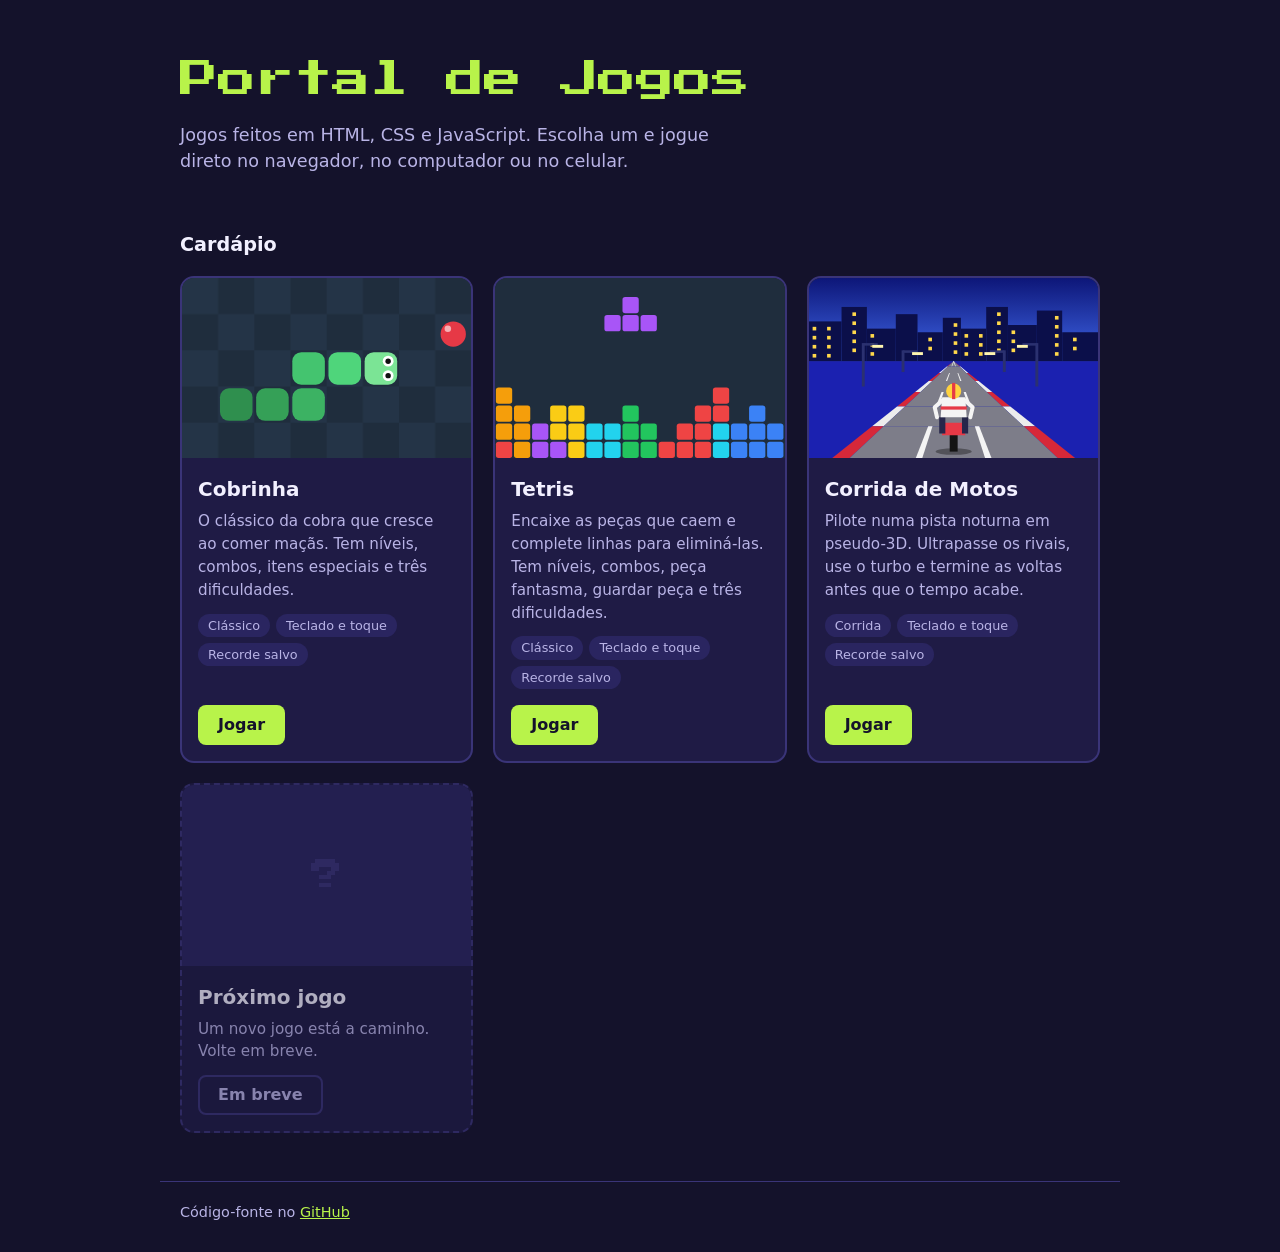
<file: index.html>
<!DOCTYPE html>
<html lang="pt-br">
    <head>
        <meta charset="UTF-8">
        <meta name="viewport" content="width=device-width, initial-scale=1.0">
        <meta name="description" content="Portal de jogos feitos em HTML, CSS e JavaScript. Escolha um jogo e jogue direto no navegador.">
        <title>Portal de Jogos</title>

        <!-- Fonte só do título. Se não carregar, o navegador usa "monospace". -->
        <link rel="preconnect" href="https://fonts.googleapis.com">
        <link rel="preconnect" href="https://fonts.gstatic.com" crossorigin>
        <link href="https://fonts.googleapis.com/css2?family=Press+Start+2P&display=swap" rel="stylesheet">

        <style>
            /* =========================================
               PORTAL DE JOGOS - estilos da página inicial
               ========================================= */

            :root {
                --fundo: #14122b;
                --superficie: #1f1b45;
                --superficie-clara: #2a2560;
                --borda: #3a3478;
                --texto: #f2f0ff;
                --texto-suave: #b9b4e6;
                --destaque: #b8f34a;      /* verde da cobrinha */
                --destaque-texto: #14122b;
            }

            * {
                box-sizing: border-box;
            }

            body {
                margin: 0;
                min-height: 100vh;
                display: flex;
                flex-direction: column;
                background-color: var(--fundo);
                color: var(--texto);
                font-family: system-ui, -apple-system, 'Segoe UI', Roboto, Arial, sans-serif;
                line-height: 1.5;
            }

            /* ---------- TOPO ---------- */
            .topo,
            main,
            .rodape {
                width: 100%;
                max-width: 960px;
                margin: 0 auto;
                padding-left: 20px;
                padding-right: 20px;
            }

            .topo {
                padding-top: 56px;
                padding-bottom: 24px;
            }

            .topo h1 {
                margin: 0 0 16px;
                font-family: 'Press Start 2P', monospace;
                font-size: clamp(1.4rem, 5vw, 2.4rem);
                line-height: 1.3;
                font-weight: normal;
                color: var(--destaque);
            }

            .topo p {
                margin: 0;
                max-width: 52ch;
                font-size: 1.1rem;
                color: var(--texto-suave);
            }

            /* ---------- CARDÁPIO ---------- */
            main {
                flex: 1;
                padding-bottom: 48px;
            }

            .titulo-secao {
                margin: 32px 0 16px;
                font-size: 1.2rem;
                color: var(--texto);
            }

            .cardapio {
                list-style: none;
                margin: 0;
                padding: 0;
                display: grid;
                grid-template-columns: repeat(auto-fill, minmax(260px, 1fr));
                gap: 20px;
            }

            .jogo {
                display: flex;
                flex-direction: column;
                height: 100%;
                overflow: hidden;
                background-color: var(--superficie);
                border: 2px solid var(--borda);
                border-radius: 14px;
                color: inherit;
                text-decoration: none;
                transition: transform 0.15s ease, border-color 0.15s ease;
            }

            a.jogo:hover {
                transform: translateY(-4px);
                border-color: var(--destaque);
            }

            a.jogo:focus-visible {
                outline: 3px solid var(--destaque);
                outline-offset: 3px;
            }

            .miniatura {
                display: block;
                width: 100%;
                aspect-ratio: 16 / 10;
                background-color: #1f2d3d;
            }

            .jogo-corpo {
                display: flex;
                flex-direction: column;
                flex: 1;
                padding: 16px;
            }

            .jogo-corpo h3 {
                margin: 0 0 6px;
                font-size: 1.25rem;
            }

            .jogo-corpo p {
                margin: 0 0 12px;
                color: var(--texto-suave);
                font-size: 0.95rem;
            }

            .etiquetas {
                list-style: none;
                margin: 0 0 16px;
                padding: 0;
                display: flex;
                flex-wrap: wrap;
                gap: 6px;
            }

            .etiquetas li {
                padding: 2px 10px;
                border-radius: 999px;
                background-color: var(--superficie-clara);
                font-size: 0.8rem;
                color: var(--texto-suave);
            }

            /* botão "Jogar" fica sempre no pé do card */
            .jogar {
                margin-top: auto;
                align-self: flex-start;
                padding: 8px 20px;
                border-radius: 8px;
                background-color: var(--destaque);
                color: var(--destaque-texto);
                font-weight: bold;
            }

            /* ---------- CARD "EM BREVE" ---------- */
            .jogo.em-breve {
                border-style: dashed;
                opacity: 0.7;
            }

            .miniatura.vazia {
                display: flex;
                align-items: center;
                justify-content: center;
                background-color: var(--superficie-clara);
                font-family: 'Press Start 2P', monospace;
                font-size: 2rem;
                color: var(--borda);
            }

            .em-breve .jogar {
                background-color: transparent;
                border: 2px solid var(--borda);
                color: var(--texto-suave);
                padding: 6px 18px;
            }

            /* ---------- RODAPÉ ---------- */
            .rodape {
                padding-top: 20px;
                padding-bottom: 28px;
                border-top: 1px solid var(--borda);
                font-size: 0.9rem;
                color: var(--texto-suave);
            }

            .rodape p {
                margin: 0;
            }

            .rodape a {
                color: var(--destaque);
            }

            /* ---------- ACESSIBILIDADE ---------- */
            @media (prefers-reduced-motion: reduce) {
                .jogo {
                    transition: none;
                }
                a.jogo:hover {
                    transform: none;
                }
            }

            @media (max-width: 600px) {
                .topo {
                    padding-top: 36px;
                }
            }
        </style>
    </head>
    <body>

        <header class="topo">
            <h1>Portal de Jogos</h1>
            <p>Jogos feitos em HTML, CSS e JavaScript. Escolha um e jogue direto no navegador, no computador ou no celular.</p>
        </header>

        <main>
            <h2 class="titulo-secao">Cardápio</h2>

            <ul class="cardapio">

                <!-- ===== JOGO: COBRINHA ===== -->
                <li>
                    <a class="jogo" href="jogos/cobrinha/">
                        <svg class="miniatura" viewBox="0 0 160 100" aria-hidden="true" focusable="false">
                            <defs>
                                <pattern id="xadrez" width="40" height="40" patternUnits="userSpaceOnUse">
                                    <rect width="40" height="40" fill="#1f2d3d"/>
                                    <rect width="20" height="20" fill="#243447"/>
                                    <rect x="20" y="20" width="20" height="20" fill="#243447"/>
                                </pattern>
                            </defs>
                            <rect width="160" height="100" fill="url(#xadrez)"/>

                            <!-- corpo da cobra -->
                            <rect x="21" y="61" width="18" height="18" rx="5" fill="#2f8f4e"/>
                            <rect x="41" y="61" width="18" height="18" rx="5" fill="#35a057"/>
                            <rect x="61" y="61" width="18" height="18" rx="5" fill="#3cb263"/>
                            <rect x="61" y="41" width="18" height="18" rx="5" fill="#44c46f"/>
                            <rect x="81" y="41" width="18" height="18" rx="5" fill="#4fd57b"/>
                            <!-- cabeça -->
                            <rect x="101" y="41" width="18" height="18" rx="5" fill="#7be495"/>
                            <circle cx="114" cy="46" r="3" fill="#fff"/><circle cx="114" cy="46" r="1.5" fill="#111"/>
                            <circle cx="114" cy="54" r="3" fill="#fff"/><circle cx="114" cy="54" r="1.5" fill="#111"/>

                            <!-- maçã -->
                            <circle cx="150" cy="31" r="7" fill="#e63946"/>
                            <circle cx="147" cy="28" r="1.8" fill="rgba(255,255,255,0.6)"/>
                        </svg>

                        <div class="jogo-corpo">
                            <h3>Cobrinha</h3>
                            <p>O clássico da cobra que cresce ao comer maçãs. Tem níveis, combos, itens especiais e três dificuldades.</p>
                            <ul class="etiquetas">
                                <li>Clássico</li>
                                <li>Teclado e toque</li>
                                <li>Recorde salvo</li>
                            </ul>
                            <span class="jogar">Jogar</span>
                        </div>
                    </a>
                </li>

                <!-- ===== JOGO: TETRIS ===== -->
                <li>
                    <a class="jogo" href="jogos/tetris/">
                        <svg class="miniatura" viewBox="0 0 160 100" aria-hidden="true" focusable="false">
                            <rect width="160" height="100" fill="#1f2d3d"/>
                            <rect x="70.5" y="10.5" width="9" height="9" rx="1.5" fill="#a855f7"/>
                            <rect x="60.5" y="20.5" width="9" height="9" rx="1.5" fill="#a855f7"/>
                            <rect x="70.5" y="20.5" width="9" height="9" rx="1.5" fill="#a855f7"/>
                            <rect x="80.5" y="20.5" width="9" height="9" rx="1.5" fill="#a855f7"/>
                            <rect x="0.5" y="60.5" width="9" height="9" rx="1.5" fill="#f59e0b"/>
                            <rect x="120.5" y="60.5" width="9" height="9" rx="1.5" fill="#ef4444"/>
                            <rect x="0.5" y="70.5" width="9" height="9" rx="1.5" fill="#f59e0b"/>
                            <rect x="10.5" y="70.5" width="9" height="9" rx="1.5" fill="#f59e0b"/>
                            <rect x="30.5" y="70.5" width="9" height="9" rx="1.5" fill="#facc15"/>
                            <rect x="40.5" y="70.5" width="9" height="9" rx="1.5" fill="#facc15"/>
                            <rect x="70.5" y="70.5" width="9" height="9" rx="1.5" fill="#22c55e"/>
                            <rect x="110.5" y="70.5" width="9" height="9" rx="1.5" fill="#ef4444"/>
                            <rect x="120.5" y="70.5" width="9" height="9" rx="1.5" fill="#ef4444"/>
                            <rect x="140.5" y="70.5" width="9" height="9" rx="1.5" fill="#3b82f6"/>
                            <rect x="0.5" y="80.5" width="9" height="9" rx="1.5" fill="#f59e0b"/>
                            <rect x="10.5" y="80.5" width="9" height="9" rx="1.5" fill="#f59e0b"/>
                            <rect x="20.5" y="80.5" width="9" height="9" rx="1.5" fill="#a855f7"/>
                            <rect x="30.5" y="80.5" width="9" height="9" rx="1.5" fill="#facc15"/>
                            <rect x="40.5" y="80.5" width="9" height="9" rx="1.5" fill="#facc15"/>
                            <rect x="50.5" y="80.5" width="9" height="9" rx="1.5" fill="#22d3ee"/>
                            <rect x="60.5" y="80.5" width="9" height="9" rx="1.5" fill="#22d3ee"/>
                            <rect x="70.5" y="80.5" width="9" height="9" rx="1.5" fill="#22c55e"/>
                            <rect x="80.5" y="80.5" width="9" height="9" rx="1.5" fill="#22c55e"/>
                            <rect x="100.5" y="80.5" width="9" height="9" rx="1.5" fill="#ef4444"/>
                            <rect x="110.5" y="80.5" width="9" height="9" rx="1.5" fill="#ef4444"/>
                            <rect x="120.5" y="80.5" width="9" height="9" rx="1.5" fill="#22d3ee"/>
                            <rect x="130.5" y="80.5" width="9" height="9" rx="1.5" fill="#3b82f6"/>
                            <rect x="140.5" y="80.5" width="9" height="9" rx="1.5" fill="#3b82f6"/>
                            <rect x="150.5" y="80.5" width="9" height="9" rx="1.5" fill="#3b82f6"/>
                            <rect x="0.5" y="90.5" width="9" height="9" rx="1.5" fill="#ef4444"/>
                            <rect x="10.5" y="90.5" width="9" height="9" rx="1.5" fill="#f59e0b"/>
                            <rect x="20.5" y="90.5" width="9" height="9" rx="1.5" fill="#a855f7"/>
                            <rect x="30.5" y="90.5" width="9" height="9" rx="1.5" fill="#a855f7"/>
                            <rect x="40.5" y="90.5" width="9" height="9" rx="1.5" fill="#facc15"/>
                            <rect x="50.5" y="90.5" width="9" height="9" rx="1.5" fill="#22d3ee"/>
                            <rect x="60.5" y="90.5" width="9" height="9" rx="1.5" fill="#22d3ee"/>
                            <rect x="70.5" y="90.5" width="9" height="9" rx="1.5" fill="#22c55e"/>
                            <rect x="80.5" y="90.5" width="9" height="9" rx="1.5" fill="#22c55e"/>
                            <rect x="90.5" y="90.5" width="9" height="9" rx="1.5" fill="#ef4444"/>
                            <rect x="100.5" y="90.5" width="9" height="9" rx="1.5" fill="#ef4444"/>
                            <rect x="110.5" y="90.5" width="9" height="9" rx="1.5" fill="#ef4444"/>
                            <rect x="120.5" y="90.5" width="9" height="9" rx="1.5" fill="#22d3ee"/>
                            <rect x="130.5" y="90.5" width="9" height="9" rx="1.5" fill="#3b82f6"/>
                            <rect x="140.5" y="90.5" width="9" height="9" rx="1.5" fill="#3b82f6"/>
                            <rect x="150.5" y="90.5" width="9" height="9" rx="1.5" fill="#3b82f6"/>
                        </svg>

                        <div class="jogo-corpo">
                            <h3>Tetris</h3>
                            <p>Encaixe as peças que caem e complete linhas para eliminá-las. Tem níveis, combos, peça fantasma, guardar peça e três dificuldades.</p>
                            <ul class="etiquetas">
                                <li>Clássico</li>
                                <li>Teclado e toque</li>
                                <li>Recorde salvo</li>
                            </ul>
                            <span class="jogar">Jogar</span>
                        </div>
                    </a>
                </li>

                <!-- ===== JOGO: CORRIDA DE MOTOS ===== -->
                <li>
                    <a class="jogo" href="jogos/motos/">
                        <svg class="miniatura" viewBox="0 0 160 100" aria-hidden="true" focusable="false">
                            <defs>
                                <linearGradient id="ceuMotos" x1="0" y1="0" x2="0" y2="1">
                                    <stop offset="0" stop-color="#0d1678"/>
                                    <stop offset="1" stop-color="#3f66e8"/>
                                </linearGradient>
                            </defs>
                            <rect width="160" height="46" fill="url(#ceuMotos)"/>
                                                        <rect x="0" y="24" width="18" height="22" fill="#0b0f4a"/>
                            <rect x="2" y="27" width="2" height="2" fill="#ffd84a"/>
                            <rect x="10" y="27" width="2" height="2" fill="#ffd84a"/>
                            <rect x="2" y="32" width="2" height="2" fill="#ffd84a"/>
                            <rect x="10" y="32" width="2" height="2" fill="#ffd84a"/>
                            <rect x="2" y="37" width="2" height="2" fill="#ffd84a"/>
                            <rect x="10" y="37" width="2" height="2" fill="#ffd84a"/>
                            <rect x="2" y="42" width="2" height="2" fill="#ffd84a"/>
                            <rect x="10" y="42" width="2" height="2" fill="#ffd84a"/>
                            <rect x="18" y="16" width="14" height="30" fill="#0b0f4a"/>
                            <rect x="24" y="19" width="2" height="2" fill="#ffd84a"/>
                            <rect x="24" y="24" width="2" height="2" fill="#ffd84a"/>
                            <rect x="24" y="29" width="2" height="2" fill="#ffd84a"/>
                            <rect x="24" y="34" width="2" height="2" fill="#ffd84a"/>
                            <rect x="24" y="39" width="2" height="2" fill="#ffd84a"/>
                            <rect x="32" y="28" width="16" height="18" fill="#0b0f4a"/>
                            <rect x="34" y="31" width="2" height="2" fill="#ffd84a"/>
                            <rect x="34" y="36" width="2" height="2" fill="#ffd84a"/>
                            <rect x="34" y="41" width="2" height="2" fill="#ffd84a"/>
                            <rect x="48" y="20" width="12" height="26" fill="#0b0f4a"/>
                            <rect x="60" y="30" width="14" height="16" fill="#0b0f4a"/>
                            <rect x="66" y="33" width="2" height="2" fill="#ffd84a"/>
                            <rect x="66" y="38" width="2" height="2" fill="#ffd84a"/>
                            <rect x="74" y="22" width="10" height="24" fill="#0b0f4a"/>
                            <rect x="80" y="25" width="2" height="2" fill="#ffd84a"/>
                            <rect x="80" y="30" width="2" height="2" fill="#ffd84a"/>
                            <rect x="80" y="35" width="2" height="2" fill="#ffd84a"/>
                            <rect x="80" y="40" width="2" height="2" fill="#ffd84a"/>
                            <rect x="84" y="28" width="14" height="18" fill="#0b0f4a"/>
                            <rect x="86" y="31" width="2" height="2" fill="#ffd84a"/>
                            <rect x="94" y="31" width="2" height="2" fill="#ffd84a"/>
                            <rect x="86" y="36" width="2" height="2" fill="#ffd84a"/>
                            <rect x="94" y="36" width="2" height="2" fill="#ffd84a"/>
                            <rect x="86" y="41" width="2" height="2" fill="#ffd84a"/>
                            <rect x="94" y="41" width="2" height="2" fill="#ffd84a"/>
                            <rect x="98" y="16" width="12" height="30" fill="#0b0f4a"/>
                            <rect x="104" y="19" width="2" height="2" fill="#ffd84a"/>
                            <rect x="104" y="24" width="2" height="2" fill="#ffd84a"/>
                            <rect x="104" y="29" width="2" height="2" fill="#ffd84a"/>
                            <rect x="104" y="34" width="2" height="2" fill="#ffd84a"/>
                            <rect x="104" y="39" width="2" height="2" fill="#ffd84a"/>
                            <rect x="110" y="26" width="16" height="20" fill="#0b0f4a"/>
                            <rect x="112" y="29" width="2" height="2" fill="#ffd84a"/>
                            <rect x="112" y="34" width="2" height="2" fill="#ffd84a"/>
                            <rect x="112" y="39" width="2" height="2" fill="#ffd84a"/>
                            <rect x="126" y="18" width="14" height="28" fill="#0b0f4a"/>
                            <rect x="136" y="21" width="2" height="2" fill="#ffd84a"/>
                            <rect x="136" y="26" width="2" height="2" fill="#ffd84a"/>
                            <rect x="136" y="31" width="2" height="2" fill="#ffd84a"/>
                            <rect x="136" y="36" width="2" height="2" fill="#ffd84a"/>
                            <rect x="136" y="41" width="2" height="2" fill="#ffd84a"/>
                            <rect x="140" y="30" width="20" height="16" fill="#0b0f4a"/>
                            <rect x="146" y="33" width="2" height="2" fill="#ffd84a"/>
                            <rect x="146" y="38" width="2" height="2" fill="#ffd84a"/>
                                                        <rect x="0" y="46" width="160" height="54" fill="#1b21b0"/>
                            <polygon points="80.0,46 80.0,46 76.8,49 76.2,49" fill="#d62839"/>
                            <polygon points="80.0,46 80.0,46 83.8,49 83.2,49" fill="#d62839"/>
                            <polygon points="80.0,46 80.0,46 83.2,49 76.8,49" fill="#7d7d89"/>
                            <polygon points="79.8,46 80.2,46 79.1,49 78.8,49" fill="#f4f4f4"/>
                            <polygon points="79.8,46 80.2,46 81.2,49 80.9,49" fill="#f4f4f4"/>
                            <polygon points="76.2,49 76.8,49 73.0,52.5 71.9,52.5" fill="#ececec"/>
                            <polygon points="83.2,49 83.8,49 88.1,52.5 87.0,52.5" fill="#ececec"/>
                            <polygon points="76.8,49 83.2,49 87.0,52.5 73.0,52.5" fill="#7d7d89"/>
                            <polygon points="71.9,52.5 73.0,52.5 68.2,57 66.2,57" fill="#d62839"/>
                            <polygon points="87.0,52.5 88.1,52.5 93.8,57 91.8,57" fill="#d62839"/>
                            <polygon points="73.0,52.5 87.0,52.5 91.8,57 68.2,57" fill="#7d7d89"/>
                            <polygon points="77.5,52.5 77.9,52.5 76.4,57 75.7,57" fill="#f4f4f4"/>
                            <polygon points="82.1,52.5 82.5,52.5 84.3,57 83.6,57" fill="#f4f4f4"/>
                            <polygon points="66.2,57 68.2,57 61.7,63 58.7,63" fill="#ececec"/>
                            <polygon points="91.8,57 93.8,57 101.3,63 98.3,63" fill="#ececec"/>
                            <polygon points="68.2,57 91.8,57 98.3,63 61.7,63" fill="#7d7d89"/>
                            <polygon points="58.7,63 61.7,63 53.1,71 48.7,71" fill="#d62839"/>
                            <polygon points="98.3,63 101.3,63 111.3,71 106.9,71" fill="#d62839"/>
                            <polygon points="61.7,63 98.3,63 106.9,71 53.1,71" fill="#7d7d89"/>
                            <polygon points="73.3,63 74.5,63 71.9,71 70.2,71" fill="#f4f4f4"/>
                            <polygon points="85.5,63 86.7,63 89.8,71 88.1,71" fill="#f4f4f4"/>
                            <polygon points="48.7,71 53.1,71 41.3,82 34.9,82" fill="#ececec"/>
                            <polygon points="106.9,71 111.3,71 125.1,82 118.7,82" fill="#ececec"/>
                            <polygon points="53.1,71 106.9,71 118.7,82 41.3,82" fill="#7d7d89"/>
                            <polygon points="34.9,82 41.3,82 22.0,100 12.3,100" fill="#d62839"/>
                            <polygon points="118.7,82 125.1,82 147.7,100 138.0,100" fill="#d62839"/>
                            <polygon points="41.3,82 118.7,82 138.0,100 22.0,100" fill="#7d7d89"/>
                            <polygon points="65.9,82 68.3,82 62.5,100 58.9,100" fill="#f4f4f4"/>
                            <polygon points="91.7,82 94.1,82 101.1,100 97.5,100" fill="#f4f4f4"/>
                            <rect x="29.2" y="36" width="1.6" height="24" fill="#2b3170"/>
                            <rect x="30" y="36" width="8" height="1.4" fill="#2b3170"/>
                            <rect x="35" y="37" width="6" height="1.6" fill="#fff6b0"/>
                            <rect x="125.2" y="36" width="1.6" height="24" fill="#2b3170"/>
                            <rect x="118" y="36" width="8" height="1.4" fill="#2b3170"/>
                            <rect x="115" y="37" width="6" height="1.6" fill="#fff6b0"/>
                            <rect x="51.2" y="40" width="1.6" height="12" fill="#2b3170"/>
                            <rect x="52" y="40" width="8" height="1.4" fill="#2b3170"/>
                            <rect x="57" y="41" width="6" height="1.6" fill="#fff6b0"/>
                            <rect x="107.2" y="40" width="1.6" height="12" fill="#2b3170"/>
                            <rect x="100" y="40" width="8" height="1.4" fill="#2b3170"/>
                            <rect x="97" y="41" width="6" height="1.6" fill="#fff6b0"/>
                            
<ellipse cx="80" cy="96" rx="10" ry="1.8" fill="rgba(0,0,0,0.35)"/>
<rect x="77.8" y="85" width="4.4" height="11" fill="#141414"/>
<polygon points="73.5,87 86.5,87 85,80 75,80" fill="#e63946"/>
<rect x="72" y="77" width="3.4" height="9" fill="#26264a"/>
<rect x="84.6" y="77" width="3.4" height="9" fill="#26264a"/>
<polygon points="72.8,77 87.2,77 86.4,66 73.6,66" fill="#f4f4f4"/>
<rect x="72.8" y="71" width="14.4" height="1.8" fill="#e63946"/>
<polyline points="74,67.5 69.5,71.5 70.8,77" fill="none" stroke="#f4f4f4" stroke-width="2.2" stroke-linecap="round" stroke-linejoin="round"/>
<polyline points="86,67.5 90.5,71.5 89.2,77" fill="none" stroke="#f4f4f4" stroke-width="2.2" stroke-linecap="round" stroke-linejoin="round"/>
<circle cx="80" cy="62.5" r="4.2" fill="#ffd23f"/>
<rect x="79.1" y="58" width="1.8" height="9" fill="#e63946"/>

                        </svg>

                        <div class="jogo-corpo">
                            <h3>Corrida de Motos</h3>
                            <p>Pilote numa pista noturna em pseudo-3D. Ultrapasse os rivais, use o turbo e termine as voltas antes que o tempo acabe.</p>
                            <ul class="etiquetas">
                                <li>Corrida</li>
                                <li>Teclado e toque</li>
                                <li>Recorde salvo</li>
                            </ul>
                            <span class="jogar">Jogar</span>
                        </div>
                    </a>
                </li>
                

                <!-- ===== PRÓXIMO JOGO (reservado) =====
                     Para publicar um novo jogo:
                     1. crie a pasta jogos/nome-do-jogo/ com o index.html dele;
                     2. copie o bloco <li> do jogo acima e troque título, texto e o href;
                     3. apague este bloco de "Em breve" quando não precisar mais dele. -->
                <li>
                    <div class="jogo em-breve" aria-disabled="true">
                        <div class="miniatura vazia" aria-hidden="true">?</div>
                        <div class="jogo-corpo">
                            <h3>Próximo jogo</h3>
                            <p>Um novo jogo está a caminho. Volte em breve.</p>
                            <span class="jogar">Em breve</span>
                        </div>
                    </div>
                </li>

            </ul>
        </main>

        <footer class="rodape">
            <p>
                Código-fonte no
                <a href="https://github.com/SEU-USUARIO/SEU-REPOSITORIO">GitHub</a>
            </p>
        </footer>

    </body>
</html>
</file>
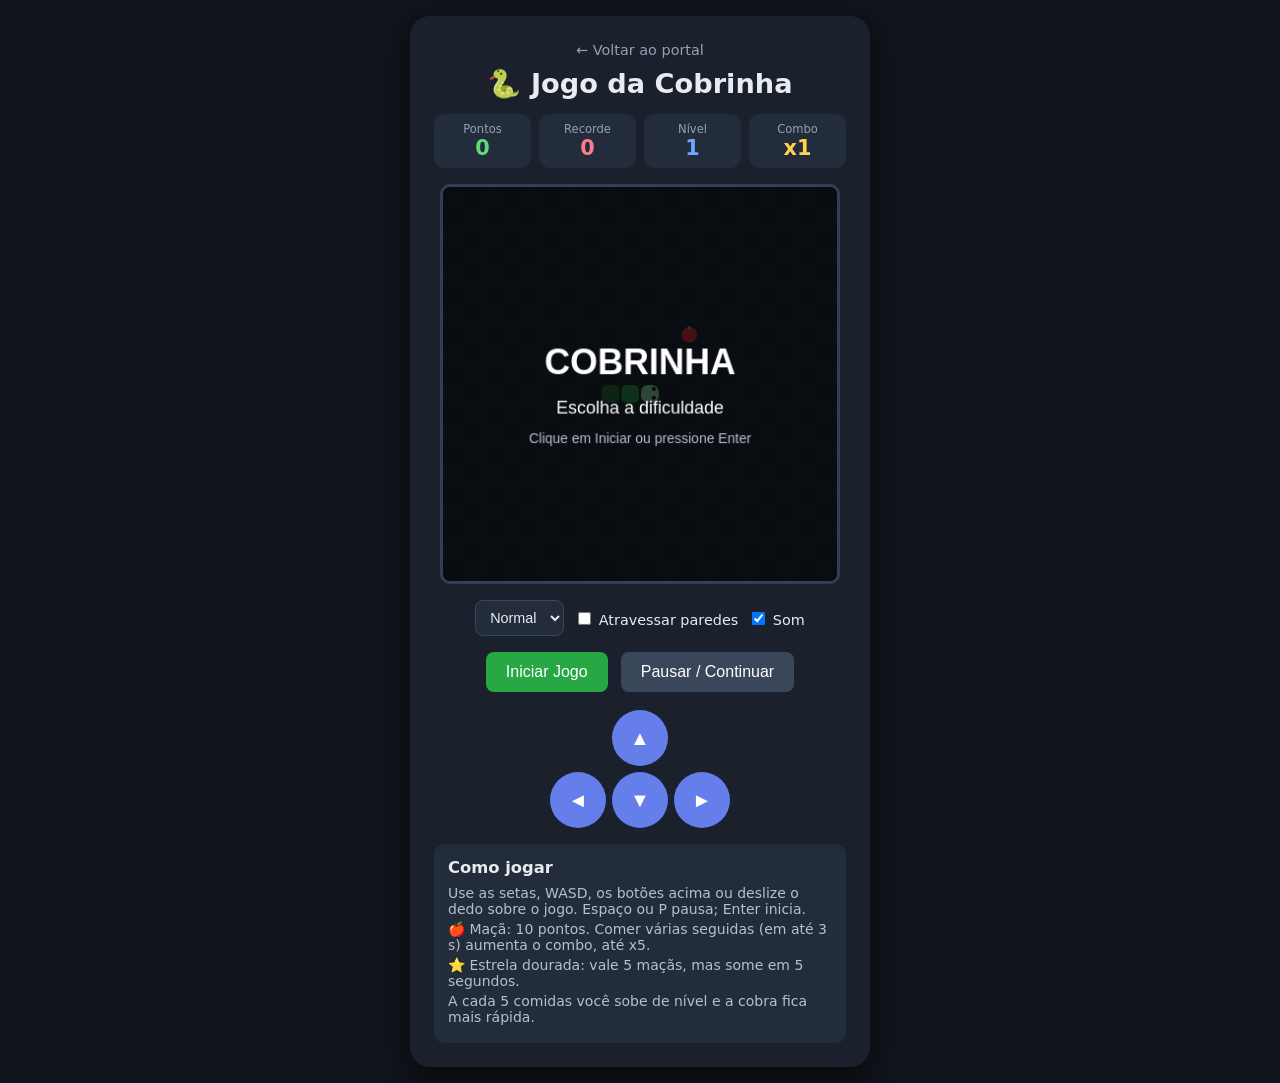
<file: jogos/cobrinha/index.html>
<!DOCTYPE html>
<html lang="pt-br">
<head>
<meta charset="UTF-8">
<meta name="viewport" content="width=device-width, initial-scale=1.0">
<title>Jogo da Cobrinha</title>
<link rel="stylesheet" href="style.css">
</head>
<body>
<div class="container">
    <a class="voltar" href="../../index.html">&#8592; Voltar ao portal</a>
    <h1>&#128013; Jogo da Cobrinha</h1>

    <div class="info">
        <div class="stat"><small>Pontos</small><span id="pontos">0</span></div>
        <div class="stat"><small>Recorde</small><span id="recorde">0</span></div>
        <div class="stat"><small>Nível</small><span id="nivel">1</span></div>
        <div class="stat"><small>Combo</small><span id="combo">x1</span></div>
    </div>

    <canvas id="canvas" width="400" height="400"></canvas>

    <div class="opcoes">
        <select id="dificuldade" aria-label="Dificuldade">
            <option value="facil">Fácil</option>
            <option value="normal" selected>Normal</option>
            <option value="dificil">Difícil</option>
        </select>
        <label><input type="checkbox" id="atravessar"> Atravessar paredes</label>
        <label><input type="checkbox" id="som" checked> Som</label>
    </div>

    <div class="controles">
        <button id="btnIniciar">Iniciar Jogo</button>
        <button id="btnPausar" class="sec">Pausar / Continuar</button>
    </div>

    <div class="teclas">
        <div class="tecla vazio"></div>
        <button class="tecla" data-dir="cima" aria-label="Cima">&#9650;</button>
        <div class="tecla vazio"></div>
        <button class="tecla" data-dir="esquerda" aria-label="Esquerda">&#9668;</button>
        <button class="tecla" data-dir="baixo" aria-label="Baixo">&#9660;</button>
        <button class="tecla" data-dir="direita" aria-label="Direita">&#9658;</button>
    </div>

    <div class="instrucoes">
        <h3>Como jogar</h3>
        <p>Use as setas, WASD, os botões acima ou deslize o dedo sobre o jogo. Espaço ou P pausa; Enter inicia.</p>
        <p>&#127822; Maçã: 10 pontos. Comer várias seguidas (em até 3 s) aumenta o combo, até x5.</p>
        <p>&#11088; Estrela dourada: vale 5 maçãs, mas some em 5 segundos.</p>
        <p>A cada 5 comidas você sobe de nível e a cobra fica mais rápida.</p>
    </div>
</div>


<script src="script.js"></script>
</body>
</html>
</file>
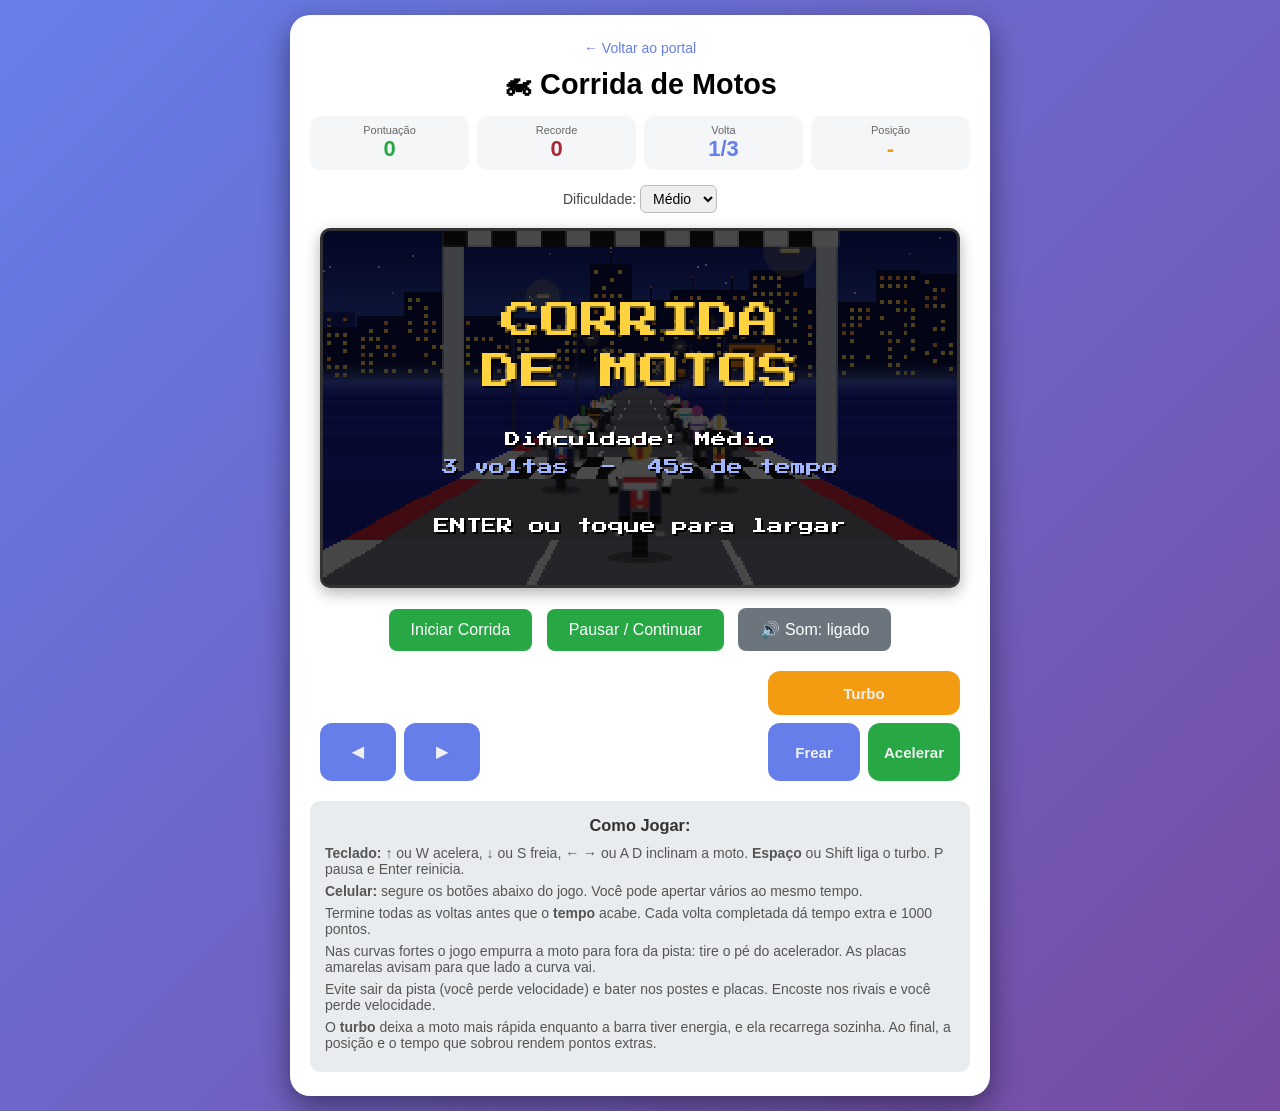
<file: jogos/motos/index.html>
<!DOCTYPE html>

<html lang="pt-br">
    <head>
        <meta charset="UTF-8">
        <meta name="viewport" content="width=device-width, initial-scale=1.0">
        <title>Corrida de Motos</title>

        <!-- Fonte retrô usada no texto dentro do jogo. Sem internet, o navegador usa "monospace". -->
        <link rel="preconnect" href="https://fonts.googleapis.com">
        <link rel="preconnect" href="https://fonts.gstatic.com" crossorigin>
        <link href="https://fonts.googleapis.com/css2?family=Press+Start+2P&display=swap" rel="stylesheet">

        <link rel="stylesheet" href="style.css">
    </head>
    <body>

        <div class="container">
            <a class="voltar" href="../../">&larr; Voltar ao portal</a>
            <h1>&#127949; Corrida de Motos</h1>

            <div class="info">
                <div class="card pontuacao">
                    <span class="rotulo">Pontuação</span>
                    <span class="valor" id="pontos">0</span>
                </div>
                <div class="card recorde">
                    <span class="rotulo">Recorde</span>
                    <span class="valor" id="recorde">0</span>
                </div>
                <div class="card volta">
                    <span class="rotulo">Volta</span>
                    <span class="valor" id="volta">1/3</span>
                </div>
                <div class="card posicao">
                    <span class="rotulo">Posição</span>
                    <span class="valor" id="posicao">-</span>
                </div>
            </div>

            <div class="config">
                <label>
                    Dificuldade:
                    <select id="dificuldade">
                        <option value="facil">Fácil</option>
                        <option value="medio" selected>Médio</option>
                        <option value="dificil">Difícil</option>
                    </select>
                </label>
            </div>

            <canvas id="canvas" width="320" height="180"></canvas>

            <div class="controles">
                <button id="btnIniciar">Iniciar Corrida</button>
                <button id="btnPausar">Pausar / Continuar</button>
                <button id="btnSom" class="secundario">&#128266; Som: ligado</button>
            </div>

            <div class="toque">
                <div class="grupo">
                    <button class="tecla" data-tecla="esquerda" aria-label="Esquerda">&#9664;</button>
                    <button class="tecla" data-tecla="direita"  aria-label="Direita">&#9654;</button>
                </div>
                <div class="grupo">
                    <button class="tecla turbo" data-tecla="turbo">Turbo</button>
                    <button class="tecla" data-tecla="frear">Frear</button>
                    <button class="tecla acelerar" data-tecla="acelerar">Acelerar</button>
                </div>
            </div>

            <div class="instrucoes">
                <h3>Como Jogar:</h3>
                <p><strong>Teclado:</strong> &uarr; ou W acelera, &darr; ou S freia, &larr; &rarr; ou A D inclinam a moto. <strong>Espaço</strong> ou Shift liga o turbo. P pausa e Enter reinicia.</p>
                <p><strong>Celular:</strong> segure os botões abaixo do jogo. Você pode apertar vários ao mesmo tempo.</p>
                <p>Termine todas as voltas antes que o <strong>tempo</strong> acabe. Cada volta completada dá tempo extra e 1000 pontos.</p>
                <p>Nas curvas fortes o jogo empurra a moto para fora da pista: tire o pé do acelerador. As placas amarelas avisam para que lado a curva vai.</p>
                <p>Evite sair da pista (você perde velocidade) e bater nos postes e placas. Encoste nos rivais e você perde velocidade.</p>
                <p>O <strong>turbo</strong> deixa a moto mais rápida enquanto a barra tiver energia, e ela recarrega sozinha. Ao final, a posição e o tempo que sobrou rendem pontos extras.</p>
            </div>
        </div>

        <script src="script.js"></script>

    </body>
</html>
</file>
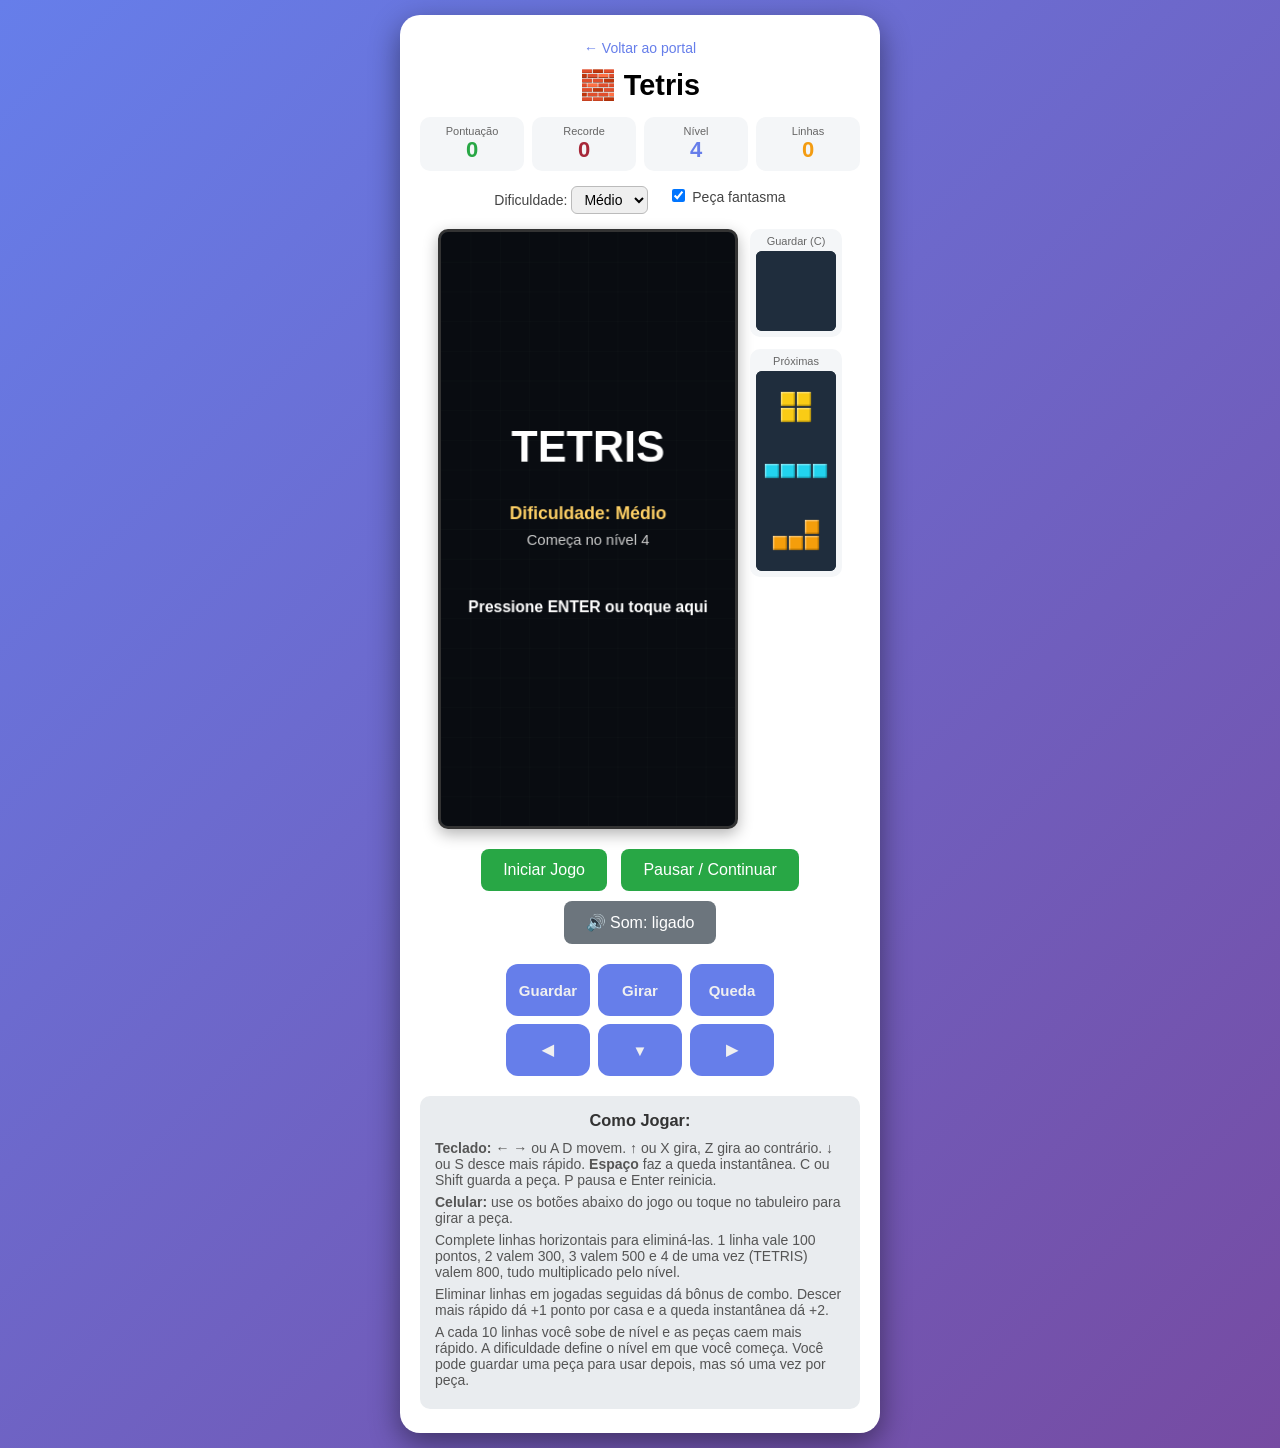
<file: jogos/tetris/index.html>
<!DOCTYPE html>

<html lang="pt-br">
    <head>
        <meta charset="UTF-8">
        <meta name="viewport" content="width=device-width, initial-scale=1.0">
        <title>Tetris</title>

        <link rel="stylesheet" href="style.css">
    </head>
    <body>

        <div class="container">
            <a class="voltar" href="../../">&larr; Voltar ao portal</a>
            <h1>&#129521; Tetris</h1>

            <div class="info">
                <div class="card pontuacao">
                    <span class="rotulo">Pontuação</span>
                    <span class="valor" id="pontos">0</span>
                </div>
                <div class="card recorde">
                    <span class="rotulo">Recorde</span>
                    <span class="valor" id="recorde">0</span>
                </div>
                <div class="card nivel">
                    <span class="rotulo">Nível</span>
                    <span class="valor" id="nivel">1</span>
                </div>
                <div class="card linhas">
                    <span class="rotulo">Linhas</span>
                    <span class="valor" id="linhas">0</span>
                </div>
            </div>

            <div class="config">
                <label>
                    Dificuldade:
                    <select id="dificuldade">
                        <option value="facil">Fácil</option>
                        <option value="medio" selected>Médio</option>
                        <option value="dificil">Difícil</option>
                    </select>
                </label>
                <label>
                    <input type="checkbox" id="fantasma" checked>
                    Peça fantasma
                </label>
            </div>

            <div class="area">
                <canvas id="canvas"></canvas>

                <aside class="lateral">
                    <div class="painel">
                        <span class="rotulo">Guardar (C)</span>
                        <canvas id="canvasGuardada"></canvas>
                    </div>
                    <div class="painel">
                        <span class="rotulo">Próximas</span>
                        <canvas id="canvasProximas"></canvas>
                    </div>
                </aside>
            </div>

            <div class="controles">
                <button id="btnIniciar">Iniciar Jogo</button>
                <button id="btnPausar">Pausar / Continuar</button>
                <button id="btnSom" class="secundario">&#128266; Som: ligado</button>
            </div>

            <div class="teclas">
                <button class="tecla" data-acao="guardar">Guardar</button>
                <button class="tecla" data-acao="girar">Girar</button>
                <button class="tecla" data-acao="queda">Queda</button>
                <button class="tecla" data-acao="esquerda" aria-label="Esquerda">&#9664;</button>
                <button class="tecla" data-acao="baixo"    aria-label="Baixo">&#9660;</button>
                <button class="tecla" data-acao="direita"  aria-label="Direita">&#9654;</button>
            </div>

            <div class="instrucoes">
                <h3>Como Jogar:</h3>
                <p><strong>Teclado:</strong> &larr; &rarr; ou A D movem. &uarr; ou X gira, Z gira ao contrário. &darr; ou S desce mais rápido. <strong>Espaço</strong> faz a queda instantânea. C ou Shift guarda a peça. P pausa e Enter reinicia.</p>
                <p><strong>Celular:</strong> use os botões abaixo do jogo ou toque no tabuleiro para girar a peça.</p>
                <p>Complete linhas horizontais para eliminá-las. 1 linha vale 100 pontos, 2 valem 300, 3 valem 500 e 4 de uma vez (TETRIS) valem 800, tudo multiplicado pelo nível.</p>
                <p>Eliminar linhas em jogadas seguidas dá bônus de combo. Descer mais rápido dá +1 ponto por casa e a queda instantânea dá +2.</p>
                <p>A cada 10 linhas você sobe de nível e as peças caem mais rápido. A dificuldade define o nível em que você começa. Você pode guardar uma peça para usar depois, mas só uma vez por peça.</p>
            </div>
        </div>

        <script src="script.js"></script>

    </body>
</html>
</file>
<file: jogos/cobrinha/style.css>
* { box-sizing: border-box; }
body {
    margin: 0; min-height: 100vh; padding: 16px;
    display: flex; align-items: center; justify-content: center;
    background: #10141b; color: #e8ecf1;
    font-family: system-ui, -apple-system, "Segoe UI", Roboto, sans-serif;
}
.container {
    text-align: center; width: 100%; max-width: 460px;
    background: #1a212c; padding: 24px; border-radius: 20px;
    box-shadow: 0 10px 30px rgba(0, 0, 0, .6);
}
h1 { margin: 0 0 14px; font-size: 1.7em; }

.info { display: grid; grid-template-columns: repeat(4, 1fr); gap: 8px; }
.stat { background: #232c3a; border-radius: 10px; padding: 8px 4px; }
.stat small { display: block; font-size: .72em; color: #93a1b5; }
.stat span { font-size: 1.3em; font-weight: bold; }
#pontos { color: #5ddc7a; }
#recorde { color: #ff7a8a; }
#nivel { color: #6ea8ff; }
#combo { color: #ffd34d; }

#canvas {
    display: block; margin: 16px auto; width: 100%; max-width: 400px; height: auto;
    border: 3px solid #333f52; border-radius: 10px;
    touch-action: none; /* permite deslizar o dedo sem rolar a página */
}
#canvas.tremer { animation: tremer .35s; }
@keyframes tremer {
    20% { transform: translateX(-6px); } 40% { transform: translateX(6px); }
    60% { transform: translateX(-4px); } 80% { transform: translateX(4px); }
}

.opcoes { display: flex; flex-wrap: wrap; gap: 10px; justify-content: center; align-items: center; font-size: .9em; }
select {
    background: #232c3a; color: inherit; border: 1px solid #3a475b;
    border-radius: 8px; padding: 8px 10px; font-size: 1em;
}
label { cursor: pointer; }

.controles { margin-top: 12px; }
button {
    font-size: 16px; cursor: pointer; background: #28a745; color: #fff;
    padding: 11px 20px; border: none; border-radius: 8px; margin: 4px;
    transition: filter .2s;
}
button:hover { filter: brightness(1.15); }
button.sec { background: #3a475b; }
button:focus-visible, select:focus-visible { outline: 3px solid #6ea8ff; outline-offset: 2px; }

.teclas { display: grid; grid-template-columns: repeat(3, 56px); gap: 6px; justify-content: center; margin: 14px auto; }
.tecla {
    width: 56px; height: 56px; padding: 0; margin: 0; border-radius: 50%;
    background: #667eea; font-size: 20px; touch-action: manipulation;
}
.tecla:active { background: #a72839; }
.vazio { visibility: hidden; }

.instrucoes {
    margin-top: 16px; padding: 14px; background: #232c3a; border-radius: 10px;
    font-size: 14px; color: #b4c0d1; text-align: left;
}
.instrucoes h3 { margin: 0 0 8px; color: #e8ecf1; }
.instrucoes p { margin: 4px 0; }

@media (max-width: 600px) {
    .container { padding: 16px; }
    h1 { font-size: 1.4em; }
}
@media (prefers-reduced-motion: reduce) { #canvas.tremer { animation: none; } }

/* Link para voltar ao portal */
.voltar {
    display: inline-block; margin-bottom: 10px;
    color: #93a1b5; text-decoration: none; font-size: .9em;
}
.voltar:hover { color: #fff; }
</file>
<file: jogos/motos/style.css>
* {
    box-sizing: border-box;
}

body {
    margin: 0;
    padding: 15px;
    min-height: 100vh;
    font-family: 'Segoe UI', Arial, sans-serif;
    background: linear-gradient(135deg, #667eea, #764ba2);
    display: flex;
    justify-content: center;
    align-items: flex-start;
}

.container {
    width: 100%;
    max-width: 700px;
    text-align: center;
    background-color: rgb(255, 255, 255);
    padding: 24px 20px;
    border-radius: 20px;
    box-shadow: 0px 10px 30px rgba(0, 0, 0, 0.45);
}

h1 {
    margin: 0 0 15px;
    font-size: 1.8em;
}

/* ---------- LINK DE VOLTA AO PORTAL ---------- */
.voltar {
    display: inline-block;
    margin-bottom: 12px;
    font-size: 14px;
    color: #667eea;
    text-decoration: none;
}

.voltar:hover {
    text-decoration: underline;
}

/* ---------- PAINEL DE INFORMAÇÕES ---------- */
.info {
    display: grid;
    grid-template-columns: repeat(4, 1fr);
    gap: 8px;
}

.card {
    background-color: #f4f6f8;
    border-radius: 10px;
    padding: 8px 4px;
    display: flex;
    flex-direction: column;
}

.card .rotulo {
    font-size: 11px;
    color: #666;
}

.card .valor {
    font-size: 22px;
    font-weight: bold;
}

.pontuacao .valor { color: #28a745; }
.recorde   .valor { color: #a72839; }
.volta     .valor { color: #667eea; }
.posicao   .valor { color: #f39c12; }

/* ---------- CONFIGURAÇÕES ---------- */
.config {
    display: flex;
    flex-wrap: wrap;
    justify-content: center;
    gap: 10px 20px;
    margin-top: 15px;
    font-size: 14px;
    color: #444;
}

.config select {
    padding: 4px 8px;
    border-radius: 6px;
    border: 1px solid #bbb;
    font-size: 14px;
}

/* ---------- CANVAS ---------- */
/* O jogo é desenhado em baixa resolução (320x180) e ampliado sem suavização,
   para ficar com visual de pixels, como nos jogos antigos. */
#canvas {
    display: block;
    width: 100%;
    max-width: 640px;
    height: auto;
    aspect-ratio: 16 / 9;
    margin: 15px auto;
    border: 3px solid #333;
    border-radius: 10px;
    background-color: #0b1240;
    box-shadow: 0px 5px 15px rgba(0, 0, 0, 0.3);
    image-rendering: pixelated;
    image-rendering: crisp-edges;
    touch-action: none;
}

/* ---------- BOTÕES ---------- */
.controles {
    margin-top: 10px;
}

button {
    font-size: 16px;
    cursor: pointer;
    background-color: #28A745;
    padding: 12px 22px;
    color: white;
    border: none;
    border-radius: 8px;
    margin: 5px;
    transition: all 0.2s ease;
}

button:hover {
    filter: brightness(1.1);
}

button:focus-visible {
    outline: 3px solid #667eea;
    outline-offset: 2px;
}

button.secundario {
    background-color: #6c757d;
}

/* ---------- BOTÕES NA TELA (celular) ---------- */
.toque {
    display: flex;
    justify-content: space-between;
    align-items: flex-end;
    gap: 16px;
    max-width: 640px;
    margin: 15px auto;
}

.toque .grupo {
    display: grid;
    gap: 8px;
}

.toque .grupo:first-child {
    grid-template-columns: repeat(2, 76px);
}

.toque .grupo:last-child {
    grid-template-columns: repeat(2, 92px);
}

.tecla {
    height: 58px;
    padding: 0;
    margin: 0;
    background-color: #667eea;
    color: #F0F0F0;
    border-radius: 12px;
    font-size: 15px;
    font-weight: bold;
    touch-action: none;
    user-select: none;
    -webkit-user-select: none;
    -webkit-touch-callout: none;
}

.tecla.turbo {
    grid-column: 1 / -1;
    height: 44px;
    background-color: #f39c12;
}

.tecla.acelerar {
    background-color: #28A745;
}

.tecla:active,
.tecla.ativa {
    background-color: #a72839;
    transform: scale(0.97);
}

/* ---------- INSTRUÇÕES ---------- */
.instrucoes {
    margin-top: 20px;
    padding: 15px;
    background-color: #e9ecef;
    border-radius: 10px;
    font-size: 14px;
    color: #555;
    text-align: left;
}

.instrucoes h3 {
    margin: 0 0 10px;
    color: #333;
    text-align: center;
}

.instrucoes p {
    margin: 6px 0;
}

/* MEDIA QUERY - adaptação para celular */
@media (max-width: 600px) {
    h1 {
        font-size: 1.5em;
    }
    .card .valor {
        font-size: 18px;
    }
    button {
        padding: 10px 16px;
        font-size: 15px;
    }
}
</file>
<file: jogos/tetris/style.css>
* {
    box-sizing: border-box;
}

body {
    margin: 0;
    padding: 15px;
    min-height: 100vh;
    font-family: 'Segoe UI', Arial, sans-serif;
    background: linear-gradient(135deg, #667eea, #764ba2);
    display: flex;
    justify-content: center;
    align-items: flex-start;
}

.container {
    width: 100%;
    max-width: 480px;
    text-align: center;
    background-color: rgb(255, 255, 255);
    padding: 24px 20px;
    border-radius: 20px;
    box-shadow: 0px 10px 30px rgba(0, 0, 0, 0.45);
}

h1 {
    margin: 0 0 15px;
    font-size: 1.8em;
}

/* ---------- LINK DE VOLTA AO PORTAL ---------- */
.voltar {
    display: inline-block;
    margin-bottom: 12px;
    font-size: 14px;
    color: #667eea;
    text-decoration: none;
}

.voltar:hover {
    text-decoration: underline;
}

/* ---------- PAINEL DE INFORMAÇÕES ---------- */
.info {
    display: grid;
    grid-template-columns: repeat(4, 1fr);
    gap: 8px;
}

.card {
    background-color: #f4f6f8;
    border-radius: 10px;
    padding: 8px 4px;
    display: flex;
    flex-direction: column;
}

.card .rotulo {
    font-size: 11px;
    color: #666;
}

.card .valor {
    font-size: 22px;
    font-weight: bold;
}

.pontuacao .valor { color: #28a745; }
.recorde   .valor { color: #a72839; }
.nivel     .valor { color: #667eea; }
.linhas    .valor { color: #f39c12; }

/* ---------- CONFIGURAÇÕES ---------- */
.config {
    display: flex;
    flex-wrap: wrap;
    justify-content: center;
    gap: 10px 20px;
    margin-top: 15px;
    font-size: 14px;
    color: #444;
}

.config select {
    padding: 4px 8px;
    border-radius: 6px;
    border: 1px solid #bbb;
    font-size: 14px;
}

/* ---------- ÁREA DE JOGO ---------- */
.area {
    display: flex;
    justify-content: center;
    align-items: flex-start;
    gap: 12px;
    margin: 15px 0;
}

#canvas {
    flex: 1 1 auto;
    min-width: 0;
    width: 100%;
    max-width: 300px;
    height: auto;
    aspect-ratio: 1 / 2;
    border: 3px solid #333;
    border-radius: 10px;
    background-color: #1f2d3d;
    display: block;
    box-shadow: 0px 5px 15px rgba(0, 0, 0, 0.3);
    touch-action: none;   /* evita rolar a página ao tocar no jogo */
}

.lateral {
    flex: 0 0 92px;
    width: 92px;
    display: flex;
    flex-direction: column;
    gap: 12px;
}

.painel {
    background-color: #f4f6f8;
    border-radius: 10px;
    padding: 6px;
}

.painel .rotulo {
    display: block;
    margin-bottom: 4px;
    font-size: 11px;
    color: #666;
}

.painel canvas {
    display: block;
    width: 100%;
    height: auto;
    background-color: #1f2d3d;
    border-radius: 6px;
}

#canvasGuardada {
    aspect-ratio: 1 / 1;
}

#canvasProximas {
    aspect-ratio: 100 / 250;
}

/* ---------- BOTÕES ---------- */
.controles {
    margin-top: 10px;
}

button {
    font-size: 16px;
    cursor: pointer;
    background-color: #28A745;
    padding: 12px 22px;
    color: white;
    border: none;
    border-radius: 8px;
    margin: 5px;
    transition: all 0.2s ease;
}

button:hover {
    filter: brightness(1.1);
}

button:focus-visible {
    outline: 3px solid #667eea;
    outline-offset: 2px;
}

button.secundario {
    background-color: #6c757d;
}

/* ---------- BOTÕES NA TELA (celular) ---------- */
.teclas {
    display: grid;
    grid-template-columns: repeat(3, 84px);
    gap: 8px;
    justify-content: center;
    margin: 15px auto;
}

.tecla {
    height: 52px;
    padding: 0;
    margin: 0;
    background-color: #667eea;
    color: #F0F0F0;
    border-radius: 12px;
    font-size: 15px;
    font-weight: bold;
    touch-action: manipulation;
    user-select: none;
    -webkit-user-select: none;
}

.tecla:active {
    background-color: #a72839;
}

/* ---------- INSTRUÇÕES ---------- */
.instrucoes {
    margin-top: 20px;
    padding: 15px;
    background-color: #e9ecef;
    border-radius: 10px;
    font-size: 14px;
    color: #555;
    text-align: left;
}

.instrucoes h3 {
    margin: 0 0 10px;
    color: #333;
    text-align: center;
}

.instrucoes p {
    margin: 6px 0;
}

/* MEDIA QUERY - adaptação para celular */
@media (max-width: 600px) {
    h1 {
        font-size: 1.5em;
    }
    .card .valor {
        font-size: 18px;
    }
    button {
        padding: 10px 16px;
        font-size: 15px;
    }
}
</file>
